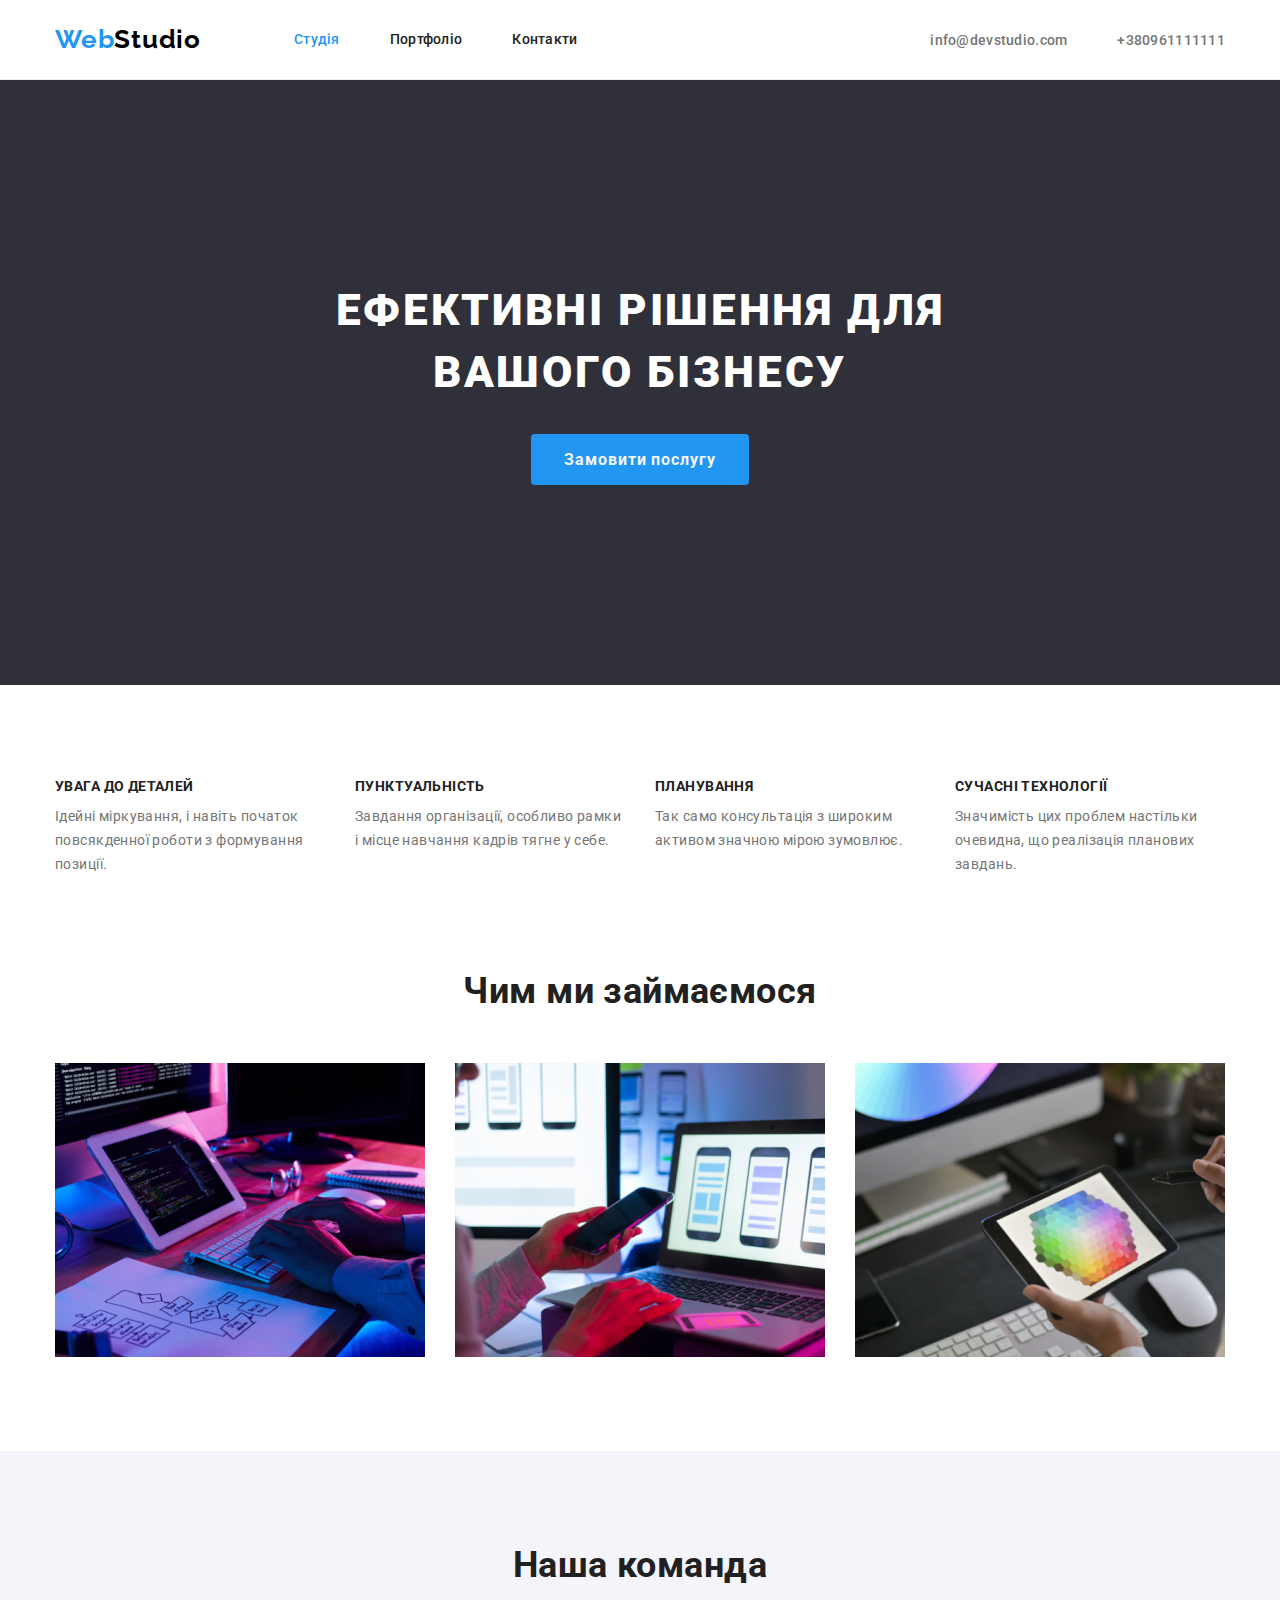
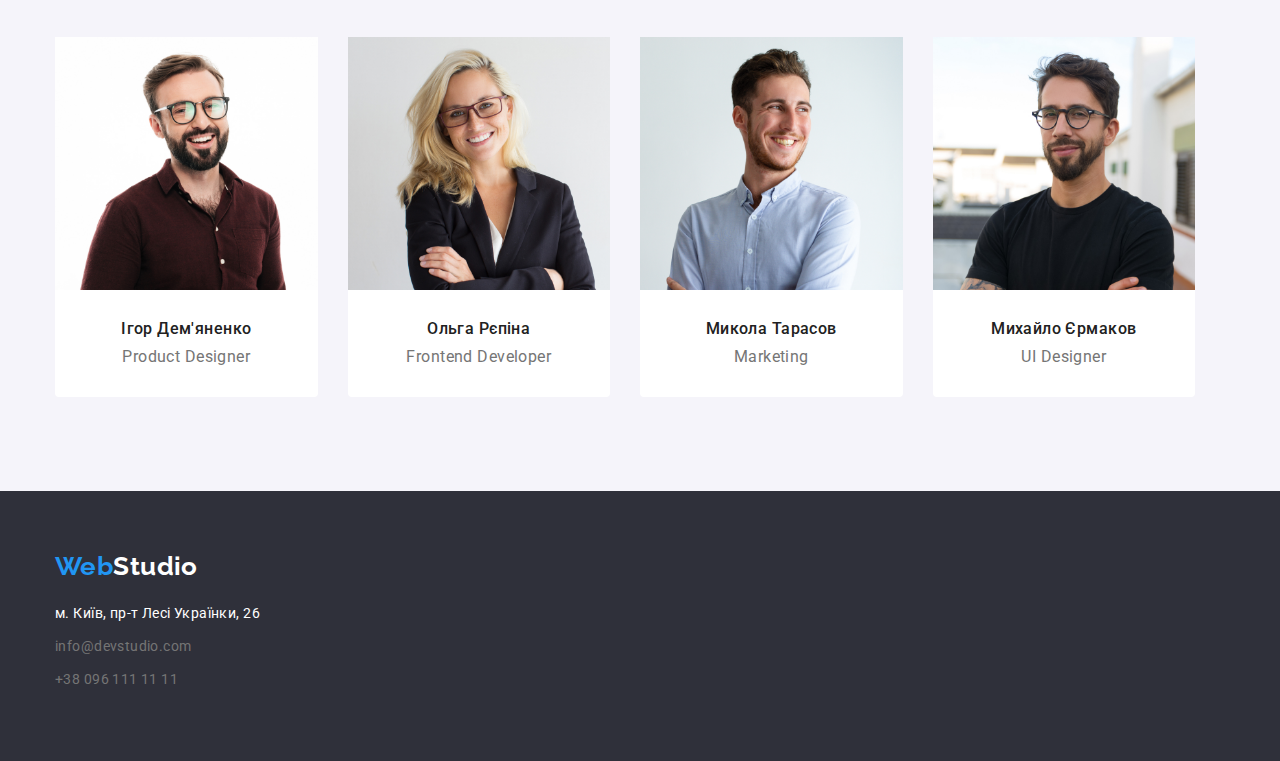
<file: index.html>
<!DOCTYPE html>
<html lang="uk">
<head>
    <meta charset="UTF-8">
    <meta http-equiv="X-UA-Compatible" content="IE=edge">
    <meta name="viewport" content="width=device-width, initial-scale=1.0">
    <title>Студія</title>
    <link rel="preconnect" href="https://fonts.googleapis.com">
<link rel="preconnect" href="https://fonts.gstatic.com" crossorigin>
<link href="https://fonts.googleapis.com/css2?family=Raleway:wght@700&family=Roboto:wght@400;500;700;900&display=swap" rel="stylesheet">
<link rel="stylesheet" href="https://cdnjs.cloudflare.com/ajax/libs/modern-normalize/1.1.0/modern-normalize.min.css">    
<link rel="stylesheet" href="./css/styles.css">
</head>
<body class="page">
    <header class="page-header">
        <div class="container container-nav">
        <nav class="main-nav container-nav">
            <a class="logo" href="./index.html"><span class="logo-pic">Web</span>Studio</a>
        <ul class="site-nav list">
            <li class="item"><a class="link current" href="./index.html">Студія</a></li>
            <li class="item"><a class="link" href="./portfolio.html">Портфоліо</a></li>
            <li  class="item"><a class="link" href="">Контакти</a></li>
        </ul>
    </nav>
        <ul class="contact">
        <li class="item"><a class="contact-list" href="mailto:info@devstudio.com">info@devstudio.com</a></li>
        <li class="item"><a class="contact-list" href="tel:+380961111111">+380961111111</a></li>
    </ul>
</div>
    </header>
<main>
    <!--Шапка сторінки-->
    <section class="hero">
        <div class="container">
    <h1 class="hero-title">ЕФЕКТИВНІ РІШЕННЯ ДЛЯ <br> ВАШОГО БІЗНЕСУ </h1>
    <button class="button hero-button" type="button">Замовити послугу</button>
        </div>
    </section>
    <!--Наші принципи-->
    <section class="section principle">
        <div class="container">
        <h2 hidden class="section-title">Наші принципи</h2>
        <ul class="feature-list">
            <li class="item">
    <h3 class="title">УВАГА ДО ДЕТАЛЕЙ</h3>
    <p class="title-list">Ідейні міркування, і навіть початок повсякденної роботи з формування позиції.</p>
            </li>
<li class="item">
    <h3 class="title">ПУНКТУАЛЬНІСТЬ</h3>
    <p class="title-list">Завдання організації, особливо рамки і місце навчання кадрів тягне у себе.</p>
</li>
<li class="item">
    <h3 class="title">ПЛАНУВАННЯ</h3>
    <p class="title-list">Так само консультація з широким активом значною мірою зумовлює.</p>
</li>
<li class="item">
    <h3 class="title">СУЧАСНІ ТЕХНОЛОГІЇ</h3>
    <p class="title-list">Значимість цих проблем настільки очевидна, що реалізація планових завдань.</p>
</li>
</ul>
</div>
</section>
<!--Чим ми займаємося-->
<section class="job section">
    <div class="container">
<h2 class="section-title">Чим ми займаємося</h2>
<ul class="work-list">
    <li class="item"><img src="./images/img.jpg" alt="img1" width="370"></li>
    <li class="item"><img src="./images/img(1).jpg" alt="img2" width="370"></li>
    <li class="item"><img src="./images/img(2).jpg" alt="img3" width="370"></li>
</ul>
</div>
</section>    

<!--Знайомство з командою-->
<section class="section team">
    <div class="container">
    <h2 class="team-title">Наша команда</h2>
<ul class="author">
    <li class="item"><img src="./images/img(3).jpg" alt="Ігор Демяненко" width="270">
    <div class="item-list"><h3 class="title">Ігор Дем'яненко</h3>
        <p class="title-list">Product Designer</p></div></li>
    <li class="item"><img src="./images/img(4).jpg" alt="Ольга Рєпіна" width="270">
    <div class="item-list"><h3 class="title">Ольга Рєпіна</h3>
        <p class="title-list">Frontend Developer</p>
    </div>
</li>
    <li class="item"><img src="./images/img(5).jpg" alt="Микола Тарасов" width="270">
    <div class="item-list"><h3 class="title">Микола Тарасов</h3>
        <p class="title-list">Marketing</p>
    </div>
</li>
    <li class="item"><img src="./images/img(6).jpg" alt="Михайло Єрмаков" width="270">
    <div class="item-list"><h3 class="title">Михайло Єрмаков</h3>
        <p class="title-list">UI Designer</p>
    </div>
</li>
</ul>
</div>
</section>
</main>
<footer class="footer">
    <div class="container">
        <div class="container-logo">
    <a class="logo-footer" href="./index.html"><span class="footer-pic">Web</span>Studio</a>
</div>
    <address class="adress">
    <ul class="adres-list">
  <li class="item"><a class="adres-link" href="https://www.google.com/maps/place/бульвар+Лесі+Українки,+26,+Київ,+02000/data=!4m2!3m1!1s0x40d4cf0e033ecbe9:0x57a4dffefec77da0?sa=X&ved=2ahUKEwiy8cGI95v7AhVmR_EDHdkjDuEQ8gF6BAgJEAE"> м. Київ, пр-т Лесі Українки, 26 </a></li>
  <li class="item"><a class="contact-footer" href="mailto:info@devstudio.com">info@devstudio.com</a></li>
  <li class="item"><a class="contact-footer" href="tel:+380961111111">+38 096 111 11 11</a></li>
    </ul>
</address>
</div>
</footer>
</body>
</html>
</file>
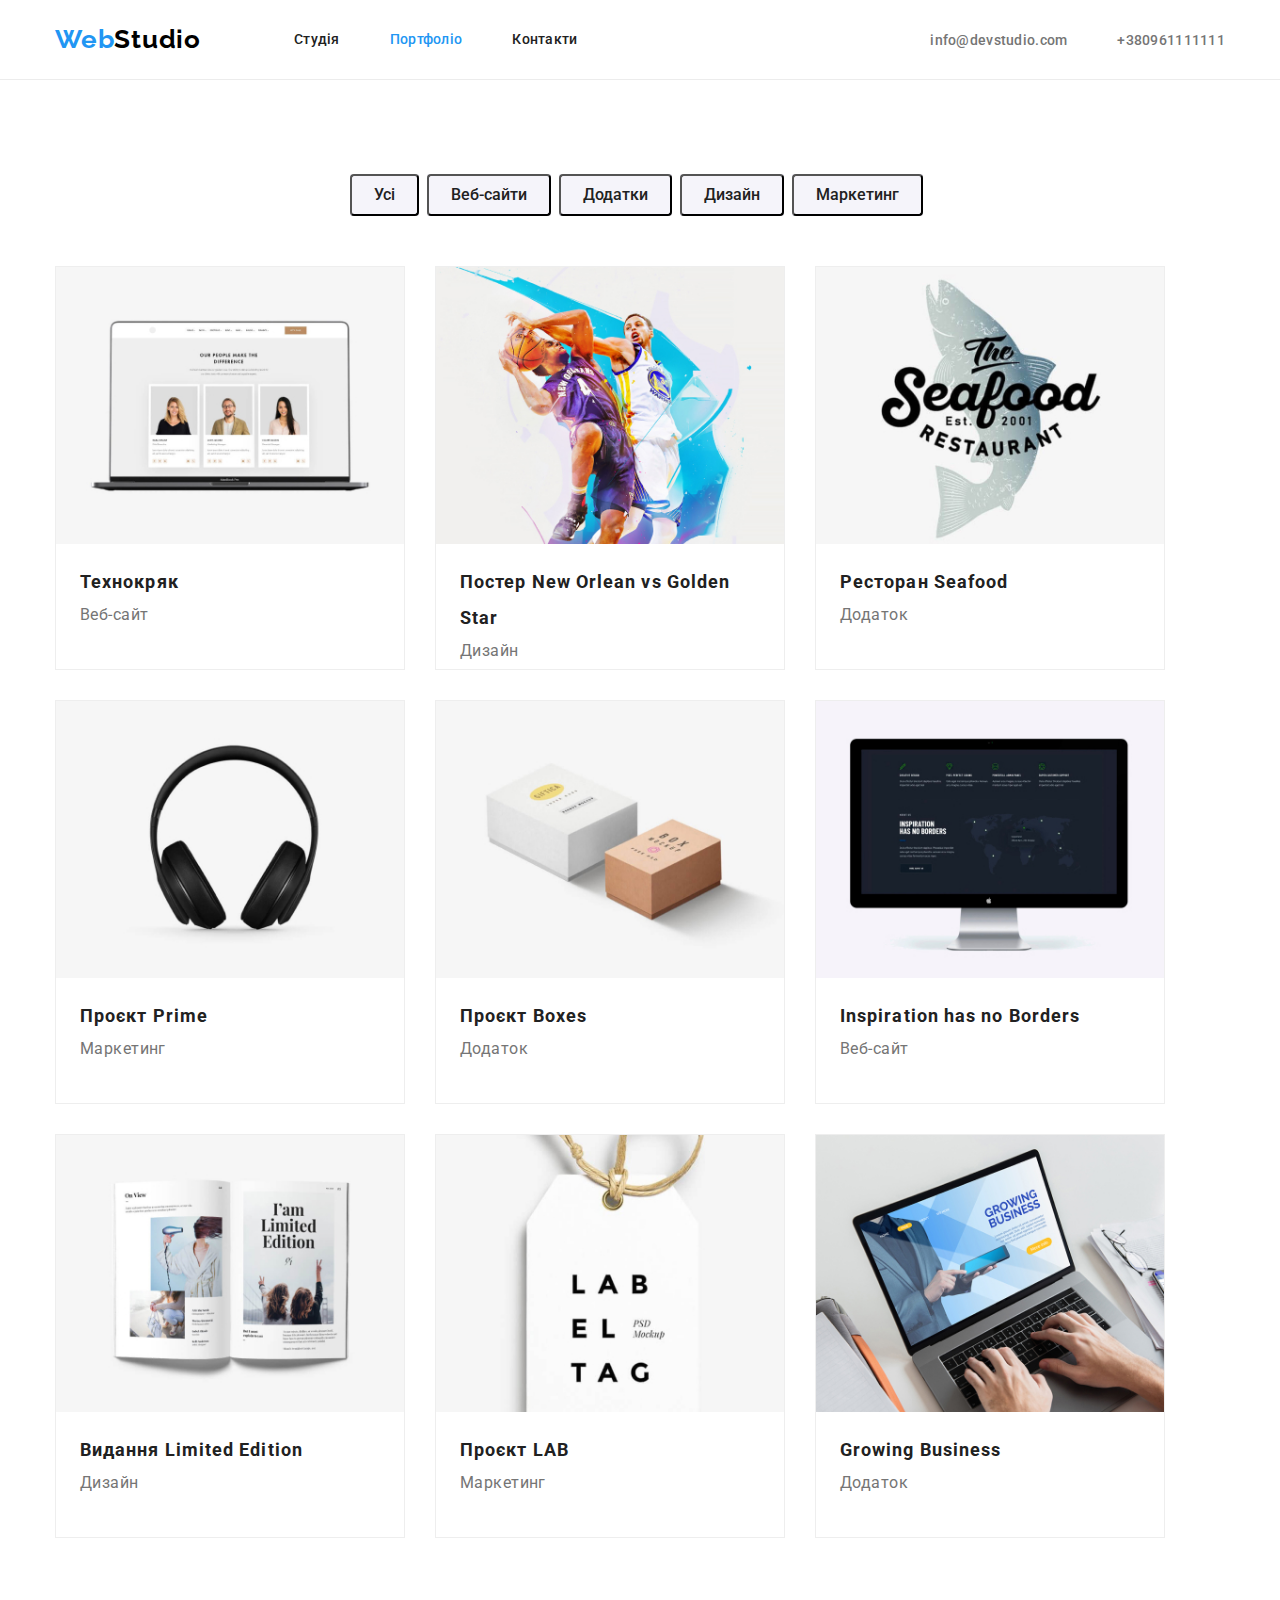
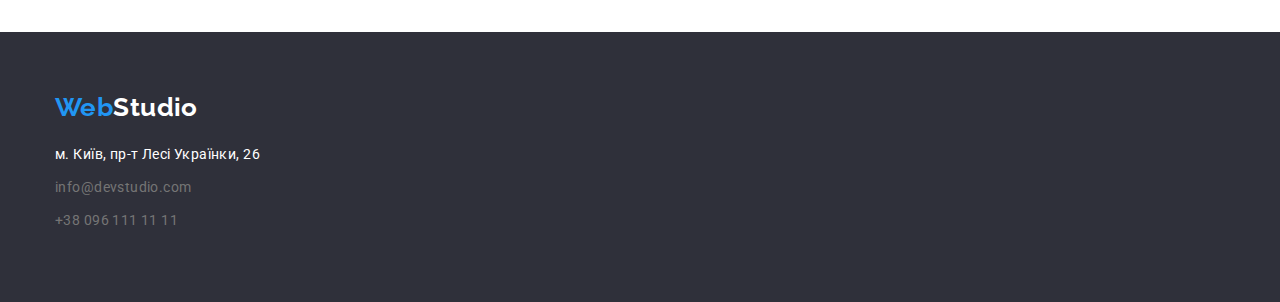
<file: portfolio.html>
<!DOCTYPE html>
<html lang="uk">
<head>
    <meta charset="UTF-8">
    <meta http-equiv="X-UA-Compatible" content="IE=edge">
    <meta name="viewport" content="width=device-width, initial-scale=1.0">
    <title>Студия</title>
    <link rel="preconnect" href="https://fonts.googleapis.com">
<link rel="preconnect" href="https://fonts.gstatic.com" crossorigin>
<link rel="preconnect" href="https://fonts.googleapis.com">
<link rel="preconnect" href="https://fonts.gstatic.com" crossorigin>
<link href="https://fonts.googleapis.com/css2?family=Raleway:wght@700&family=Roboto:wght@400;500;700;900&display=swap" rel="stylesheet">
<link rel="stylesheet" href="https://cdnjs.cloudflare.com/ajax/libs/modern-normalize/1.1.0/modern-normalize.min.css">   
<link rel="stylesheet" href="./css/styles.css">
</head>
<body class="page">
    <header class="page-header">
        <div class="container container-nav">
        <nav class="main-nav container-nav">
            <a class="logo" href="./index.html"><span class="logo-pic">Web</span>Studio</a>
        <ul class="site-nav list">
            <li class="item"><a class="link" href="./index.html">Студія</a></li>
            <li class="item"><a class="link current" href="./portfolio.html">Портфоліо</a></li>
            <li class="item"><a class="link" href="">Контакти</a></li>
        </nav>
            <ul class="contact">
                <li class="item"><a class="contact-list" href="mailto:info@devstudio.com">info@devstudio.com</a></li>
                <li class="item"><a class="contact-list" href="tel:+380961111111">+380961111111</a></li>
            </ul>  
    </div>
    </header>

<main>
    <section class="portfolio-page section">
        <div class="container">
    <h1 hidden>Portfolio</h1>
<ul class="button-menu">
    <li class="item"><button class="button" type="button">Усі</button></li>
    <li class="item"><button class="button" type="button">Веб-сайти</button></li>
    <li class="item"><button class="button" type="button">Додатки</button></li>
    <li class="item"><button class="button" type="button">Дизайн</button></li>
    <li class="item"><button class="button" type="button">Маркетинг</button></li>
</ul>
<ul class="features">
    <li class="features-list">
        <img src="./images/img(7).jpg" alt="Робота" width="370">
        <div class="features-item">
            <h2 class="features-title">Технокряк</h2>
            <p class="features-title-list">Веб-сайт</p>
        </div>
    </li>
    <li class="features-list">
        <img src="./images/img(8).jpg" alt="Робота" width="370">
        <div class="features-item">
            <h2 class="features-title">Постер New Orlean vs Golden Star</h2>
            <p class="features-title-list">Дизайн</p>
        </div>
    </li>
    <li class="features-list">
        <img src="./images/img(9).jpg" alt="Робота" width="370">
        <div class="features-item">
            <h2 class="features-title">Ресторан Seafood</h2>
            <p class="features-title-list">Додаток</p>
        </div>
    </li>
    <li class="features-list">
        <img src="./images/img(10).jpg" alt="Робота" width="370">
        <div class="features-item">
            <h2 class="features-title">Проєкт Prime</h2>
            <p class="features-title-list">Маркетинг</p>
        </div>
    </li>
    <li class="features-list">
        <img src="./images/img(11).jpg" alt="Робота" width="370">
        <div class="features-item">
            <h2 class="features-title">Проєкт Boxes</h2>
            <p class="features-title-list">Додаток</p>
        </div>
    </li>
    <li class="features-list">
        <img src="./images/img(12).jpg" alt="Робота" width="370">
        <div class="features-item"> 
            <h2 class="features-title">Inspiration has no Borders</h2>
            <p class="features-title-list">Веб-сайт</p>
        </div>
    </li>
    <li class="features-list">
        <img src="./images/img(13).jpg" alt="Робота" width="370">
        <div class="features-item">
            <h2 class="features-title">Видання Limited Edition</h2>
            <p class="features-title-list">Дизайн</p>
        </div>
    </li>
    <li class="features-list">
        <img src="./images/img(14).jpg" alt="Робота" width="370">
        <div class="features-item">
            <h2 class="features-title">Проєкт LAB</h2>
            <p class="features-title-list">Маркетинг</p>
        </div>
    </li>
    <li class="features-list">
        <img src="./images/img(15).jpg" alt="Робота" width="370">
        <div class="features-item">
            <h2 class="features-title">Growing Business</h2>
            <p class="features-title-list">Додаток</p>
        </div>
    </li>
</ul>
</main>
<footer class="footer">
    <div class="container">
        <div class="container-logo">
    <a class="logo-footer" href="./index.html"><span class="footer-pic">Web</span>Studio</a>
</div>
    <address class="adress">
    <ul class="adres-list">
  <li class="item"><a class="adres-link" href="https://www.google.com/maps/place/бульвар+Лесі+Українки,+26,+Київ,+02000/data=!4m2!3m1!1s0x40d4cf0e033ecbe9:0x57a4dffefec77da0?sa=X&ved=2ahUKEwiy8cGI95v7AhVmR_EDHdkjDuEQ8gF6BAgJEAE"> м. Київ, пр-т Лесі Українки, 26 </a></li>
  <li class="item"><a class="contact-footer" href="mailto:info@devstudio.com">info@devstudio.com</a></li>
  <li class="item"><a class="contact-footer" href="tel:+380961111111">+38 096 111 11 11</a></li>
    </ul>
</section>
</div>
</address>
</footer>
</body>
</html>
</file>
<file: css/styles.css>
/* основной цвет текста  #212121 */
/* цвет фона белый  #F5F5F5 */
/* цвет фона футера #2F303A */
/* голубой цвет акцента #2196F3 */
/* вторичный цвет текста #757575 */
/* цвет адреса и кнопки #FFFFFF */
/* вторичный цвет фона #F5F4FA */
:root{
    --primary-text-color:#757575 ;
    --title-text-color:#212121 ;
    --accent-color:#2196F3 ;
    --footer-bg-color:#2F303A;
    --white-bg-color:#FFFFFF;
    --black-color:#000000;
    --page-bg-color:#F5F5F5;
    --img-bg-color:#EEEEEE;
    --second-bg-color:#F5F4FA;
}
ul{
    padding: 0;
    margin-left: auto;
    margin-top: 0;
    margin-bottom: 0;
}
li{
    margin-top: 0;
    margin-bottom: 0;
}
h1,h2,h3,h4,h5,h6{
    margin-top: 0;
    margin-bottom: 0;
}
p{
    margin-top: 0;
    margin-bottom: 0;
}
img{
    display: block;
    max-width: 100%;
    height: auto;
}
html{
    box-sizing: border-box;
}
*,
*::before,
*::after{
    box-sizing: inherit;
}
/* Чим ми займаємося */
.job.section{
    padding-top: 0;
}
/*Container*/
.container{
width: 1200px;
    padding-left: 15px;
    padding-right: 15px;
    margin-left: auto;
    margin-right: auto;}
/* Page */
.page{
    margin: 0;
    background-color:var(--page-bg-color);
    color: var(--title-text-color);
    font-family: 'Roboto', sans-serif;
    letter-spacing: 0.03em;
font-size: 14px;
background-color:var(--white-bg-color);
}

/*-----logo-----*/
.page-header{
    display: flex;
    align-items: center;
    background-color:var(--white-bg-color);
    border-bottom: 1px solid #ECECEC;
}
.logo{
    font-family: Raleway, sans-serif;
    font-style: normal;
color: var(--black-color);
text-decoration: none;
font-weight: 700;
font-size: 26px;
line-height: 1.19;
letter-spacing: 0.03em;
}
.logo-pic{
    color: var(--accent-color);
}
/* Main nav */
.container-nav{
    display: flex;
    align-items: center;
}
/* Nav */
.nav{
    display: flex;
}
.site-nav{
    display: flex;
    list-style: none;
    margin-left: 93px;
}
.site-nav .link{
display: block;
padding-top: 32px;
padding-bottom: 32px;

color:var(--title-text-color);
text-decoration: none;
font-weight: 500;
line-height: 1.1;
letter-spacing: 0.02em;
}
.site-nav .item{
    padding: 0;
    margin: 0;
    margin-right: 50px;
}
.site-nav .item:last-child{
    margin-right: 0px;
}
.site-nav .link:hover{
   color: var(--accent-color);
}
.site-nav .link.current{
    color: var(--accent-color);
}
.contact .contact-list {
    text-decoration: none;
    font-weight: 500;
line-height: 1.1;
letter-spacing: 0.02em;
}
.contact{
    margin-left: auto;
    display: flex;
    list-style: none;
}
.contact .item {
    margin-right: 50px;
}
.contact .item:last-child{
    margin-right: 0px;
}
.contact-list{
    color: var(--primary-text-color);
}
.contact-list:hover{
    color: var(--accent-color);
}
.contact-list:focus{
    color: var(--accent-color);
}

/* Шапка сторінки */
.hero{
    text-align: center;
    background: var(--footer-bg-color);
    padding-top: 200px;
    padding-bottom: 200px;
}
.hero-title{
    width: 696px;
    margin-bottom: 30px;
    margin-left: auto;
    margin-right: auto;
    font-weight: 900;
    font-size: 44px;
    line-height: 1.4;
    text-align: center;
    letter-spacing: 0.06em;
    text-transform: uppercase;
    color: var(--white-bg-color);
}
.hero-button{
    background-color:var(--accent-color);
}
/* Section */
.team{
    background-color:var(--second-bg-color)
}
.section{
    padding-top: 94px;
    padding-bottom: 94px;
}
.section-title{
    color:var(--title-text-color);
font-size: 36px;
line-height: 1.16;
text-align: center;
margin-bottom: 50px;
}
.section .title{
line-height: 1.14;
}

/*Наші принципи */
.feature-list{
    display: flex;
    list-style: none;
}
.feature-list .item{
    width: 270px;
    margin-right: 30px;
    margin-bottom: 0;
}
.feature-list .item:nth-child(4n){
    margin-right: 0;
}
.feature-list .title{
    color: var(--title-text-color);
}
/* Чим ми займаємося */
.title{
    color: var(--title-text-color);
    font-weight: 700;
    font-size: 14px;
    margin-bottom: 10px;
}
.title-list{
    color: var(--primary-text-color);
line-height: 1.71;
}
.work-list{
    display: flex;
    list-style: none;
}
.work-list .item{
    width: 370px;
    /* margin-right: ; */
}
.work-list .item+.item{
    margin-left: 30px;
}
/* Наша команда */
.author{
    display: flex;
    list-style: none;
}
.author .item{
    width: 270px;
    margin-right: 30px;
    background-color:var(--white-bg-color) ;
    border-radius: 0px 0px 4px 4px;
}
.author .item:nth-last-child(){
    margin-right: 0;
}
.team-title{
font-size: 36px;
line-height: 1.16;
text-align: center;
margin-bottom: 50px;
}
.team .title{
font-weight: 500;
font-size: 16px;
line-height: 1.18;
text-align: center;
}
.title .title-list{
font-weight: 500;
font-size: 16px;
line-height: 1.18;
text-align: center;
}
.team .title-list{
    font-size: 16px;
    line-height: 1.18;
    text-align: center;
}
.item .item-list{
    padding-top: 30px;
    padding-bottom: 30px;
    
}
/* Футер */
.footer{
    color: var(--white-bg-color);
    background-color: var(--footer-bg-color);
    padding-top: 60px;
    padding-bottom: 60px;
}
.footer .list{
    list-style: none;
}
.container-logo{
    margin-bottom: 20px;
}
.logo-footer{
margin-bottom: 20px;

font-family: Raleway, sans-serif;
text-decoration: none;
color:var(--white-bg-color);
font-family: 'Raleway';
font-style: normal;
font-weight: 700;
font-size: 26px;
line-height: 1.19;
}
.footer-pic{
    color: var(--accent-color);
}
.contact-footer{
    text-decoration: none;
    color: var(--primary-text-color);
    font-style: normal;
    line-height: 1.71;
}

.adres-link{
    text-decoration: none;
    color: var(--white-bg-color);
    line-height: 1.71;
    font-style: normal;
}
.adres-list .item{
margin-bottom: 9px;
list-style: none;
}
.adres-list{
    padding: 0%;
}
/* button */
.button{
    color: var(--title-text-color);
    background-color:var(--white-bg-color);
    font-family: inherit;
font-weight: 500;
font-size: 16px;
line-height: 1.62;
text-align: center;

}

.hero-button{
display: inline-block;
padding: 10px 32px;
align-items: center;
text-align: center;
text-decoration: none;
border-radius:4px;
min-width: 216px;
border: 1px solid transparent;

font-weight: 700;
font-size: 16px;
line-height: 1.87;
letter-spacing: 0.06em;
color: var(--page-bg-color);
background-color: var(--accent-color);
}
/* BUTTON */
.button{
    border-radius: 4px;
}
.item .button{
    align-items: center;
    text-align: center;
    text-decoration: none;
    background-color:var(--second-bg-color) ;
}
.button-menu button{
    color: var(--title-text-color);
    padding-top: 6px;
    padding-bottom: 6px;
    padding-left: 22px;
    padding-right: 22px;
}
.button-menu{
    display: flex;
    justify-content: center;
    background: var(--white-bg-color);
border-radius: 4px;
    list-style: none;
}
.button-menu .item{
    margin-right: 8px;
    margin-bottom: 50px;

    background: var(--second-bg-color);
}
.button-menu .item:nth-last-child(){
    margin-right: 0;
}
.button:hover,
.button:focus{
    background-color:var(--accent-color);
    color: var(--white-bg-color);
}
/* Портфоліо */
.features{
    list-style: none;
    display: flex;
    flex-wrap: wrap;
}
.features-list{
    width: 350px;
    margin-right: 30px;
    margin-bottom: 30px;
    height: 404px;
    border: 1px solid var(--img-bg-color);
    background-color: var(--white-bg-color);
}
.features-list:nth-child(3n){
    margin-right: 0;
}
.features-list:nth-last-child(-n+3){
    margin-bottom: 0;
}
.features-list .features-title{
font-weight: 700;
font-size: 18px;
line-height: 2;
letter-spacing: 0.06em;
color: var(--title-text-color);
}
.features-list .features-title-list{
font-size: 16px;
line-height: 30px;
color: var(--primary-text-color);
}
.features-item{
    padding-left: 24px;
    padding-right: 24px;
    padding-top: 20px;
    padding-bottom: 20px;
}
</file>
